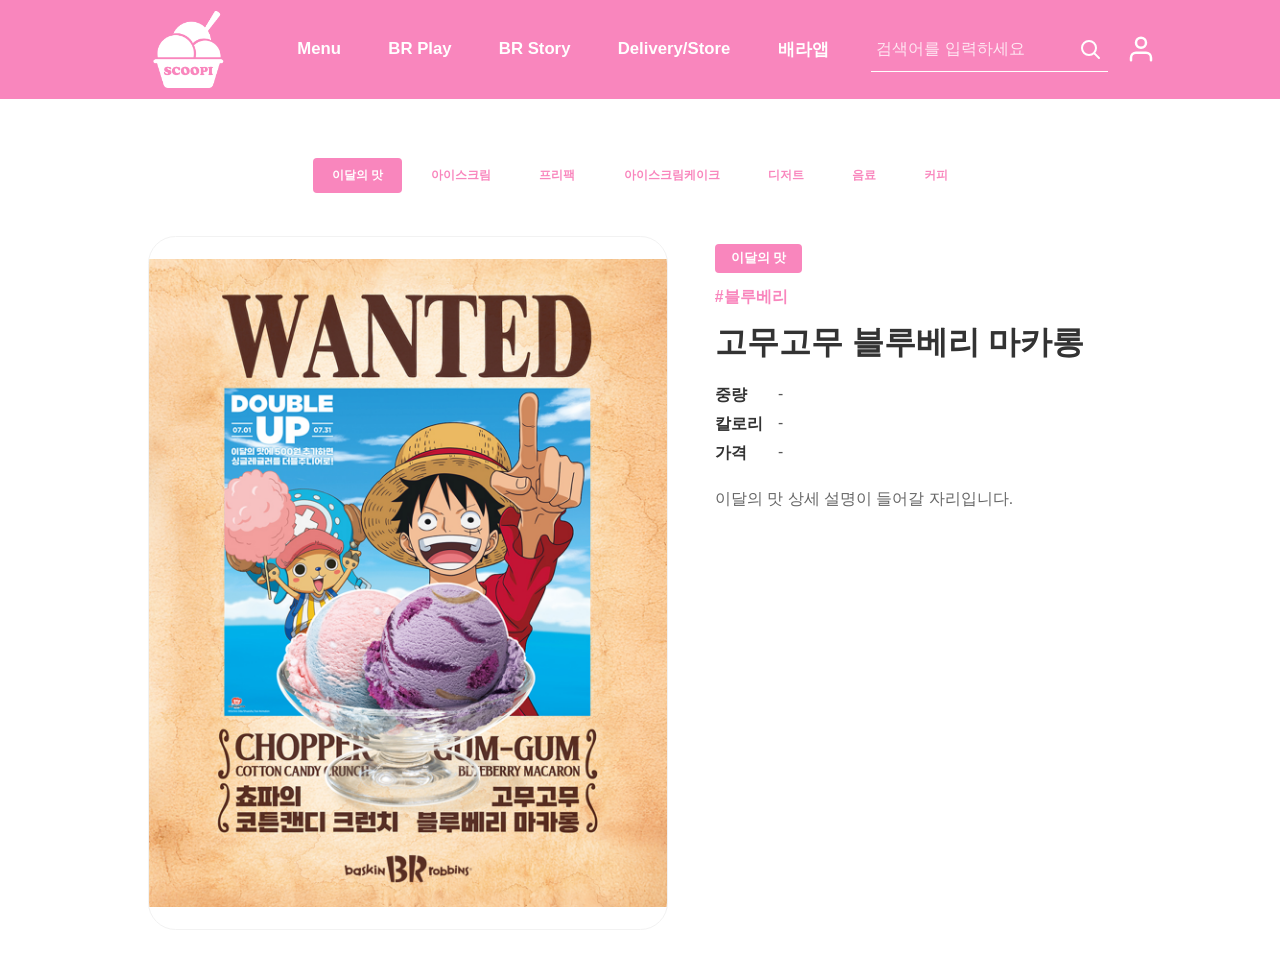
<file: monthly.html>
<!DOCTYPE html>
<html lang="ko">
<head>
<meta charset="UTF-8">
<meta name="viewport" content="width=device-width, initial-scale=1.0">
<title>이달의 맛 | ICE CREAM MENU</title>
<link rel="stylesheet" href="style.css">
</head>
<body>

  <header class="site-header">
    <a class="logo" href="main.html">
      <img src="images/rogo2.png" alt="ICE CREAM 로고">
    </a>

    <nav class="main-nav" id="mainNav">
      <ul>
        <li class="nav-item">
          <a href="index.html">Menu</a>
          <div class="nav-dropdown">
            <div class="nav-dropdown-inner">
              <a href="monthly.html">이달의 맛</a>
              <a href="index.html">아이스크림</a>
              <a href="index.html">프리팩</a>
              <a href="index.html">아이스크림케이크</a>
              <a href="index.html">디저트</a>
              <a href="index.html">음료</a>
              <a href="index.html">커피</a>
            </div>
          </div>
        </li>
        <li class="nav-item">
          <a href="#">BR Play</a>
          <div class="nav-dropdown">
            <div class="nav-dropdown-inner">
              <a href="#">이벤트</a>
              <a href="#">프로모션</a>
              <a href="#">SNS</a>
            </div>
          </div>
        </li>
        <li class="nav-item">
          <a href="#">BR Story</a>
          <div class="nav-dropdown">
            <div class="nav-dropdown-inner">
              <a href="#">브랜드 스토리</a>
              <a href="#">뉴스룸</a>
              <a href="#">채용정보</a>
            </div>
          </div>
        </li>
        <li class="nav-item">
          <a href="#">Delivery/Store</a>
          <div class="nav-dropdown">
            <div class="nav-dropdown-inner">
              <a href="#">매장찾기</a>
              <a href="#">배달주문</a>
              <a href="#">포장주문</a>
            </div>
          </div>
        </li>
        <li class="nav-item">
          <a href="#">배라앱</a>
          <div class="nav-dropdown">
            <div class="nav-dropdown-inner">
              <a href="#">앱 다운로드</a>
              <a href="#">멤버십</a>
              <a href="#">쿠폰함</a>
            </div>
          </div>
        </li>
      </ul>
    </nav>

    <div class="header-actions">
      <div class="search-box">
        <input type="text" placeholder="검색어를 입력하세요" aria-label="검색어 입력">
        <button class="search-btn" aria-label="검색">
          <svg width="24" height="24" viewBox="0 0 24 24" fill="none" stroke="currentColor" stroke-width="2" stroke-linecap="round" stroke-linejoin="round">
            <circle cx="11" cy="11" r="7"></circle>
            <line x1="21" y1="21" x2="16.65" y2="16.65"></line>
          </svg>
        </button>
      </div>
      <button class="login-btn" aria-label="로그인">
        <svg width="30" height="30" viewBox="0 0 24 24" fill="none" stroke="currentColor" stroke-width="2" stroke-linecap="round" stroke-linejoin="round">
          <path d="M20 21v-2a4 4 0 0 0-4-4H8a4 4 0 0 0-4 4v2"></path>
          <circle cx="12" cy="7" r="4"></circle>
        </svg>
      </button>
      <button class="hamburger-btn" id="hamburgerBtn" aria-label="메뉴 열기" aria-expanded="false" aria-controls="mainNav">
        <span></span><span></span><span></span>
      </button>
    </div>
  </header>

  <div class="drawer-overlay" id="drawerOverlay"></div>

  <main class="detail-main">
    <div class="menu-layout">

      <!-- Same shared component/markup as index.html's category nav — see
           js/category-nav.js. Always shows "이달의 맛" active here, since
           this page is that category's detail view. -->
      <aside class="side-menu" id="categoryNav"></aside>

      <div class="detail-container">
        <div class="detail-hero">
          <div class="detail-image">
            <img src="images/31.png" alt="이달의 맛 - 쵸파의 코튼캔디 크런치 & 고무고무 블루베리 마카롱">
          </div>
          <div class="detail-info">
            <span class="detail-badge">이달의 맛</span>
            <p class="detail-fruit">#블루베리</p>
            <h1 class="detail-name">고무고무 블루베리 마카롱</h1>
            <ul class="detail-specs">
              <li><strong>중량</strong><span>-</span></li>
              <li><strong>칼로리</strong><span>-</span></li>
              <li><strong>가격</strong><span>-</span></li>
            </ul>
            <p class="detail-desc">이달의 맛 상세 설명이 들어갈 자리입니다.</p>
          </div>
        </div>
      </div>

    </div>
  </main>

  <script src="js/nav-dropdown.js"></script>
  <script src="js/mobile-nav.js"></script>
  <script src="js/category-nav.js"></script>
</body>
</html>
</file>
<file: style.css>
@font-face {
  font-family: 'Juache';
  src: url('https://cdn.jsdelivr.net/gh/projectnoonnu/noonfonts_one@1.0/BMJUA.woff') format('woff') format('woff');
  font-weight: normal;
  font-display: swap;
}

/*
  Responsive strategy
  --------------------------------------------------------------------------
  Instead of tuning every element's size at a handful of fixed breakpoints,
  the root font-size itself scales fluidly with the viewport (formula below),
  and almost every size in this file is expressed in `rem`. Because `rem` is
  relative to the root, every element shrinks together, proportionally, as
  one system — which is what keeps this file from needing a media query per
  property. A few properties (marked below) get their own `clamp()` because
  they shouldn't track plain text scaling 1:1 (e.g. the logo's left margin
  was a large fixed desktop offset, not something that should barely move).
  Grid columns use `repeat(auto-fit, minmax(...))` so the column count
  (5 → 1) falls out of available width automatically, with no breakpoint at
  all. `.modal-box` / `.detail-hero` stack on narrow screens via flex-wrap +
  flex-basis, again with no breakpoint. The things that genuinely can't be
  done with fluid CSS alone — swapping the hover dropdown nav for a tap-open
  drawer (992px), and giving the category menu's last-resort text wrap a
  clean shape (576px) — are real layout-mode changes, not just resizes, so
  they're the only two `@media` blocks in this file.
  --------------------------------------------------------------------------
*/
html {
  /* 16px at ≥1400px viewports (desktop, unchanged from the original design)
     down to 14px at ≤400px, interpolated linearly in between. Every `rem`
     value below rides this single curve instead of being tuned separately. */
  font-size: clamp(14px, calc(14px + (100vw - 400px) / 500), 16px);
}

:root {
  --header-pink: #F986BD;
  --nav-white: #FFFFFF;
  --nav-hover-pink: #F55974;
  --main-white: #FFFFFF;
  --side-pink: #F986BD;

  /* Header geometry, shared so the header and its children stay in sync.
     header-pad-x and logo-margin get their own clamp(): at 120px/48px they
     were desktop-only decorative offsets, way too large to leave mostly
     intact under the mild root-font shrink alone — they need to collapse
     much further on small screens. logo-size/nav-margin scale fine just
     riding the root rem cascade. */
  --header-pad-x: clamp(1rem, 4vw, 3rem);
  --logo-margin: clamp(1rem, 8vw, 7.5rem);
  --logo-size: clamp(3rem, 6vw, 5.3125rem);
  --nav-margin: 4.375rem;
}

* {
  margin: 0;
  padding: 0;
  box-sizing: border-box;
}

body {
  font-family: "Pretendard", "Apple SD Gothic Neo", "Malgun Gothic", sans-serif;
  background-color: var(--main-white);
  color: #333333;
}

body.no-scroll {
  overflow: hidden;
}

a {
  text-decoration: none;
}

ul {
  list-style: none;
}

/* Header */
.site-header {
  position: sticky;
  top: 0;
  z-index: 100;
  display: flex;
  align-items: center;
  justify-content: flex-start;
  height: 6.25rem;
  padding: 0 var(--header-pad-x);
  background-color: var(--header-pink);
  transition: height 0.3s ease, padding 0.3s ease;
}

.logo {
  display: flex;
  align-items: center;
  flex-shrink: 0;
  margin-left: var(--logo-margin);
  transition: margin-left 0.3s ease;
}

.logo img {
  height: var(--logo-size);
  width: auto;
  object-fit: contain;
  transition: height 0.3s ease;
}

.main-nav {
  height: 100%;
  display: flex;
  align-items: stretch;
  margin-left: var(--nav-margin);
  transition: margin-left 0.3s ease, transform 0.35s ease, opacity 0.35s ease;
}

.main-nav ul {
  display: flex;
  align-items: stretch;
  gap: 2.75rem;
}

.nav-item {
  display: flex;
  align-items: center;
  position: relative;
}

.main-nav a {
  font-family: 'Juache', sans-serif;
  color: var(--nav-white);
  font-size: 1.0625rem;
  font-weight: 600;
  padding: 0.5rem 0.125rem;
  white-space: nowrap;
  transition: color 0.2s ease;
}

.main-nav a:hover {
  color: var(--nav-hover-pink);
}

/* Hamburger (drawer trigger); hidden until the ≤992px breakpoint */
.hamburger-btn {
  display: none;
  flex-direction: column;
  justify-content: center;
  align-items: center;
  gap: 0.3125rem;
  width: 2rem;
  height: 2rem;
  flex-shrink: 0;
  background: transparent;
  border: none;
  cursor: pointer;
  padding: 0;
}

.hamburger-btn span {
  display: block;
  width: 100%;
  height: 2px;
  background-color: var(--nav-white);
  border-radius: 2px;
  transition: transform 0.3s ease, opacity 0.3s ease;
}

.hamburger-btn.is-active span:nth-child(1) {
  transform: translateY(7px) rotate(45deg);
}

.hamburger-btn.is-active span:nth-child(2) {
  opacity: 0;
}

.hamburger-btn.is-active span:nth-child(3) {
  transform: translateY(-7px) rotate(-45deg);
}

/* Dims the page behind the drawer; defined once here (inert/transparent
   above 992px) rather than inside the media query, since its own state
   (.is-visible) already gates it. */
.drawer-overlay {
  position: fixed;
  inset: 0;
  z-index: 180;
  background-color: rgba(0, 0, 0, 0.5);
  opacity: 0;
  pointer-events: none;
  transition: opacity 0.35s ease;
}

.drawer-overlay.is-visible {
  opacity: 1;
  pointer-events: auto;
}

/* Nav Dropdown — back to one per nav item (a child of that .nav-item,
   which is position:relative), so it's inherently left-aligned to that
   item's own start position with no manual offset math. .nav-item already
   spans the full header height (.main-nav's align-items:stretch), so
   top:100% here lands exactly at the header's bottom edge, flush, with no
   gap between the link and the dropdown for the mouse to fall through. */
.nav-dropdown {
  position: absolute;
  top: 100%;
  left: 0;
  width: max-content;
  max-width: 90vw;
  background-color: #ffffff;
  border-top: 1px solid #eee;
  box-shadow: 0 16px 32px rgba(0, 0, 0, 0.12);
  padding: 1.5rem 2rem;
  z-index: 150;
  /* visibility (not display:none) so it stays in the a11y/hit-testing tree
     long enough to fade, but still un-tabbable and unclickable while
     hidden. Transitioning visibility is a discrete flip: it switches to
     "visible" at the START of the transition when opening, and to
     "hidden" only at the END when closing — exactly the timing needed
     here, no JS required for it. */
  visibility: hidden;
  opacity: 0;
  pointer-events: none;
  transition: opacity 0.3s ease, visibility 0.3s ease;
}

.nav-item.is-open .nav-dropdown {
  visibility: visible;
  opacity: 1;
  pointer-events: auto;
}

.nav-dropdown-inner {
  display: flex;
  flex-wrap: wrap;
  gap: 1.5rem;
}

/* Stagger animation: each link rises + fades in a beat after the last
   (0/60/120…ms). The delays are set unconditionally (not nested under
   .is-open), so the exact same per-item timing applies symmetrically on
   the way out — links disappear one after another too, not all at once. */
.nav-dropdown a {
  color: #555555;
  font-size: 0.9375rem;
  font-weight: 600;
  white-space: nowrap;
  opacity: 0;
  transform: translateY(15px);
  transition: opacity 0.3s ease, transform 0.3s ease;
}

.nav-item.is-open .nav-dropdown a {
  opacity: 1;
  transform: translateY(0);
}

.nav-dropdown a:nth-child(1) { transition-delay: 0ms; }
.nav-dropdown a:nth-child(2) { transition-delay: 60ms; }
.nav-dropdown a:nth-child(3) { transition-delay: 120ms; }
.nav-dropdown a:nth-child(4) { transition-delay: 180ms; }
.nav-dropdown a:nth-child(5) { transition-delay: 240ms; }
.nav-dropdown a:nth-child(6) { transition-delay: 300ms; }
.nav-dropdown a:nth-child(7) { transition-delay: 360ms; }

.nav-dropdown a:hover {
  color: var(--nav-hover-pink);
}

.header-actions {
  display: flex;
  align-items: center;
  gap: 1.125rem;
  margin-left: auto;
  margin-right: clamp(1rem, 6vw, 5rem);
  flex-shrink: 0;
  transition: margin-right 0.3s ease;
}

.search-box {
  display: flex;
  align-items: center;
  gap: 0.625rem;
  background-color: transparent;
  border-bottom: 1px solid #FFFFFF;
  padding: 0.625rem 0.375rem;
}

.search-box input {
  width: clamp(6rem, 15vw, 13.75rem);
  background: transparent;
  border: none;
  outline: none;
  color: var(--nav-white);
  font-size: 1rem;
  transition: width 0.3s ease;
}

.search-box input::placeholder {
  color: rgba(255, 255, 255, 0.8);
}

.search-btn,
.login-btn {
  display: flex;
  align-items: center;
  justify-content: center;
  background: transparent;
  border: none;
  color: var(--nav-white);
  cursor: pointer;
  padding: 0;
  transition: color 0.2s ease;
}

.search-btn:hover,
.login-btn:hover {
  color: var(--nav-hover-pink);
}

/* Main */
.site-main {
  background-color: var(--main-white);
  padding: 3rem;
}

.menu-layout {
  display: flex;
  flex-direction: column;
  align-items: center;
  gap: 2rem;
  max-width: 100rem;
  margin: 0 auto;
}

/* Category Menu */
.side-menu {
  width: 100%;
  position: sticky;
  top: 5.625rem;
  background-color: var(--main-white);
  z-index: 10;
  padding: 0.75rem 0;
}

/* Padding/gap/radius/font-size each get their own clamp() (independent of
   the root rem cascade, which alone is too mild) so the button's actual
   rendered size — not just flex-shrink squeezing a still-large box — gets
   smaller as the viewport narrows. flex-wrap only kicks in once every
   button is already down at its clamp() floor and still can't fit. */
.side-menu ul {
  display: flex;
  flex-direction: row;
  flex-wrap: wrap;
  justify-content: center;
  gap: clamp(0.375rem, 1vw, 0.625rem);
}

/* The items are rendered as real <a href> links (js/category-nav.js) so
   the detail page can link back to a specific category, not just plain
   <li> text — so the visual "button" styling targets the link itself,
   with .side-menu li only as an unstyled layout wrapper. */
.side-menu li {
  min-width: 0;
}

.side-menu a {
  display: block;
  color: var(--side-pink);
  font-size: clamp(0.6875rem, 0.9vw, 1rem);
  font-weight: 700;
  text-align: center;
  padding: clamp(0.375rem, 0.8vw, 0.875rem) clamp(0.625rem, 1.5vw, 2rem);
  border-radius: clamp(0.125rem, 0.6vw, 0.25rem);
  cursor: pointer;
  transition: background-color 0.2s ease, color 0.2s ease, padding 0.3s ease, font-size 0.3s ease;
  /* Never wrap to a 2nd line — shrink text/box first; only the longest
     label ("아이스크림케이크") should ever need the ellipsis fallback. */
  white-space: nowrap;
  overflow: hidden;
  text-overflow: ellipsis;
}

.side-menu a:hover {
  background-color: rgba(249, 134, 189, 0.15);
}

.side-menu li.active a {
  background-color: var(--side-pink);
  color: var(--nav-white);
}

/* Product Section */
.product-section {
  width: 100%;
}

.category-title {
  font-size: 1.5rem;
  font-weight: 800;
  color: var(--nav-hover-pink);
  margin-bottom: 1.75rem;
  text-align: center;
}

/* 17rem is tuned so this auto-fit grid lands on 5/4/3/2/1 columns at
   roughly the reference widths (100/75/62/48/30rem ≈ 1600/1200/992/768/480px)
   without hardcoding a single grid-template-columns per breakpoint. */
.product-grid {
  display: grid;
  grid-template-columns: repeat(auto-fit, minmax(min(100%, 17rem), 1fr));
  gap: 1.5rem;
}

.product-card {
  display: flex;
  flex-direction: column;
  align-items: center;
  gap: 0.625rem;
  width: 100%;
  /* Grid/flex items default to min-width:auto (their content's intrinsic
     width), which silently defeats text-overflow:ellipsis below — this
     lets the card (and its title) actually shrink past that. */
  min-width: 0;
}

.product-image {
  position: relative;
  width: 100%;
  aspect-ratio: 260 / 210;
  border-radius: 1.5rem;
  background: transparent;
  border: 1px solid #F2F2F2;
  overflow: hidden;
  cursor: pointer;
  transition: background-color 0.4s ease, border-color 0.4s ease;
}

.product-image:hover {
  background-color: var(--pastel, #FDE2E4);
  border-color: transparent;
}

.product-image img {
  position: absolute;
  top: 0;
  left: 0;
  width: 100%;
  height: 100%;
  object-fit: cover;
  transition: transform 0.35s ease;
}

.product-image:hover img {
  transform: translateY(50%);
}

.fruit-tag {
  position: absolute;
  top: 0;
  left: 0;
  width: 100%;
  height: 66%;
  display: flex;
  align-items: center;
  justify-content: center;
  font-size: 1.25rem;
  font-weight: 600;
  /* Each card sets --accent (alongside --pastel) inline to a deeper shade
     of its own hover-background color, so the tag text matches that
     card's image/pastel pairing instead of one fixed color for all 30. */
  color: var(--accent, var(--nav-hover-pink));
  opacity: 0;
  transition: opacity 0.4s ease;
  pointer-events: none;
}

.product-image:hover .fruit-tag {
  opacity: 1;
}

.product-name {
  font-size: clamp(0.6875rem, 0.9vw, 0.875rem);
  font-weight: 600;
  color: #444444;
  text-align: center;
  /* Card titles never wrap to a 2nd line — shrink font first, ellipsis
     as the last resort for names that still don't fit. */
  width: 100%;
  white-space: nowrap;
  overflow: hidden;
  text-overflow: ellipsis;
}

/* Product Modal */
.modal-overlay {
  display: none;
  position: fixed;
  inset: 0;
  z-index: 200;
  align-items: center;
  justify-content: center;
  background-color: rgba(0, 0, 0, 0.5);
  padding: 1.5rem;
}

.modal-overlay.open {
  display: flex;
}

/* flex-wrap + flex-basis (below) stacks the image above the text once the
   row can no longer fit both at a readable width — that reflow happens
   naturally as the viewport narrows, so .modal-box needs no breakpoint. */
.modal-box {
  position: relative;
  display: flex;
  flex-wrap: wrap;
  gap: 2.5rem;
  width: 100%;
  max-width: 56.25rem;
  background-color: #FFFFFF;
  border-radius: 1.75rem;
  padding: 3.5rem;
  box-shadow: 0 12px 36px rgba(0, 0, 0, 0.18);
}

.modal-close {
  position: absolute;
  top: 1.25rem;
  right: 1.25rem;
  width: 2.75rem;
  height: 2.75rem;
  border: none;
  border-radius: 50%;
  background-color: transparent;
  color: #999999;
  font-size: 1.75rem;
  line-height: 1;
  cursor: pointer;
  transition: background-color 0.2s ease, color 0.2s ease;
}

.modal-close:hover {
  background-color: #F2F2F2;
  color: var(--nav-hover-pink);
}

.modal-image {
  flex: 1 1 21.25rem;
  max-width: 100%;
  aspect-ratio: 1 / 1;
  border-radius: 1.5rem;
  border: 1px solid #F2F2F2;
  overflow: hidden;
}

.modal-image img {
  width: 100%;
  height: 100%;
  object-fit: cover;
}

.modal-info {
  flex: 1 1 16rem;
  min-width: 0;
  display: flex;
  flex-direction: column;
  gap: 1rem;
  justify-content: center;
}

.modal-fruit {
  font-size: 1rem;
  font-weight: 700;
  color: var(--side-pink);
}

.modal-name {
  font-size: 1.75rem;
  font-weight: 800;
  color: #333333;
}

.modal-details {
  display: flex;
  flex-direction: column;
  gap: 0.5rem;
  font-size: 1rem;
  color: #555555;
}

.modal-details li {
  display: flex;
  gap: 0.5rem;
}

.modal-details strong {
  color: #333333;
  min-width: 3.5rem;
}

.modal-desc {
  font-size: 1rem;
  line-height: 1.7;
  color: #666666;
}

/* Detail Page */
.detail-main {
  background-color: var(--main-white);
  padding: 3rem;
}

.detail-container {
  max-width: 62.5rem;
  margin: 0 auto;
}

/* Same no-breakpoint stacking trick as .modal-box above. */
.detail-hero {
  display: flex;
  flex-wrap: wrap;
  gap: 3rem;
  align-items: flex-start;
}

.detail-image {
  flex: 1 1 22.5rem;
  max-width: 100%;
  aspect-ratio: 360 / 480;
  border-radius: 1.75rem;
  border: 1px solid #F2F2F2;
  overflow: hidden;
}

.detail-image img {
  width: 100%;
  height: 100%;
  object-fit: contain;
}

.detail-info {
  flex: 1 1 16rem;
  min-width: 0;
  display: flex;
  flex-direction: column;
  gap: 0.875rem;
  padding-top: 0.5rem;
}

.detail-badge {
  display: inline-block;
  width: fit-content;
  background-color: var(--header-pink);
  color: #FFFFFF;
  font-size: 0.8125rem;
  font-weight: 700;
  padding: 0.375rem 1rem;
  border-radius: 0.25rem;
}

.detail-fruit {
  font-size: 1rem;
  font-weight: 700;
  color: var(--side-pink);
}

.detail-name {
  font-size: 2rem;
  font-weight: 800;
  color: #333333;
}

.detail-specs {
  display: flex;
  flex-direction: column;
  gap: 0.5rem;
  font-size: 1rem;
  color: #555555;
  margin: 0.5rem 0;
}

.detail-specs li {
  display: flex;
  gap: 0.5rem;
}

.detail-specs strong {
  color: #333333;
  min-width: 3.5rem;
}

.detail-desc {
  font-size: 1rem;
  line-height: 1.7;
  color: #666666;
}

/* Home / Promotion Slider */
.home-main {
  background-color: var(--main-white);
  padding: 4rem 3rem 6rem;
}

/* Same max-width + centering as .promo-section below, so the banner and
   the promotion content line up at exactly the same width. */
.hero-banner {
  max-width: 100rem;
  margin: -80px auto 3rem;
}

.hero-banner img {
  display: block;
  width: 100%;
  height: auto;
}

.promo-section {
  max-width: 100rem;
  margin: 0 auto;
  text-align: center;
}

.promo-title {
  font-size: 3rem;
  font-weight: 800;
  color: var(--header-pink);
  letter-spacing: -1px;
}

.promo-subtitle {
  margin-top: 0.75rem;
  font-size: 1rem;
  color: #666666;
}

.promo-slider {
  margin-top: 3.5rem;
  overflow: hidden;
}

.promo-track {
  display: flex;
  gap: 1.5rem;
  justify-content: flex-start;
  will-change: transform;
}

/* Percentage flex-basis already scales proportionally with the slider's
   own width with no clamp/breakpoint needed — 5 cards + 4 gaps always
   exactly fill the track, at any viewport size. */
.promo-card {
  flex: 0 0 calc((100% - 4 * 1.5rem) / 5);
  text-align: left;
}

.promo-visual {
  position: relative;
  height: clamp(10rem, 20vw, 13.75rem);
  border-radius: clamp(5rem, 12vw, 7.5rem) clamp(5rem, 12vw, 7.5rem) 1rem 1rem;
  padding: 1.25rem 1.375rem;
  display: flex;
  flex-direction: column;
  justify-content: flex-end;
  gap: 0.625rem;
  color: #ffffff;
  overflow: hidden;
}

.promo-visual.theme-1 { background: linear-gradient(160deg, #F55974, #C81E3A); }
.promo-visual.theme-2 { background: linear-gradient(160deg, #1B2A4A, #C81E3A); }
.promo-visual.theme-3 { background: linear-gradient(160deg, #2A2A2A, #0D0D0D); }
.promo-visual.theme-4 { background: linear-gradient(160deg, #3B2A66, #1B1338); }
.promo-visual.theme-5 { background: linear-gradient(160deg, #3E7FB0, #1B3A5C); }
.promo-visual.theme-6 { background: linear-gradient(160deg, #2F8F72, #16513F); }
.promo-visual.theme-7 { background: linear-gradient(160deg, #E08A2E, #A85417); }

.promo-img {
  position: absolute;
  inset: 0;
  width: 100%;
  height: 100%;
  object-fit: cover;
  z-index: 0;
}

.promo-visual::after {
  content: "";
  position: absolute;
  inset: 0;
  background: linear-gradient(to top, rgba(0, 0, 0, 0.55), rgba(0, 0, 0, 0) 60%);
  z-index: 1;
}

.promo-badge,
.promo-visual-text {
  position: relative;
  z-index: 2;
}

.promo-badge {
  align-self: flex-start;
  font-size: 0.75rem;
  font-weight: 700;
  padding: 0.25rem 0.75rem;
  border-radius: 999px;
  background-color: rgba(255, 255, 255, 0.18);
}

.promo-visual-text {
  font-size: 0.9375rem;
  font-weight: 700;
  line-height: 1.5;
}

.promo-date {
  margin-top: 1.125rem;
  font-size: 0.875rem;
  font-weight: 700;
  color: #D98A4E;
}

.promo-desc {
  margin-top: 0.5rem;
  padding-top: 0.75rem;
  border-top: 1px solid #EDEDED;
  font-size: 0.875rem;
  line-height: 1.6;
  color: #555555;
}

.promo-dots {
  display: flex;
  justify-content: center;
  align-items: center;
  gap: 0.625rem;
  margin-top: 2rem;
}

.promo-dot {
  width: 0.625rem;
  height: 0.625rem;
  border-radius: 50%;
  background-color: #F5C6D9;
  background-image: none;
  background-size: contain;
  background-repeat: no-repeat;
  background-position: center;
  transition: background-color 0.3s ease, width 0.3s ease, height 0.3s ease;
}

.promo-dot.is-active {
  width: 3.75rem;
  height: 3.75rem;
  border-radius: 0;
  background-color: transparent;
  background-image: url('images/icon-01.png');
}

/* ==========================================================================
   Only two breakpoints in this file.
   Everything above already flexes continuously (rem cascade, clamp(),
   auto-fit/minmax grids, flex-wrap stacking, and — for the category menu
   and card titles — shrink-before-wrap via clamp()+min-width:0+ellipsis).
   Swapping the hover mega menu for a tap-to-open slide-in drawer (992px) is
   a genuine interaction-model change rather than a resize, and the category
   menu's 4-per-row wrap fallback (576px, below) only exists to give the
   unavoidable last-resort wrap a clean shape instead of flex-wrap's default
   ragged one — both are real layout-mode switches, not just more sizing.
   ========================================================================== */
@media (max-width: 992px) {
  .hamburger-btn {
    display: flex;
  }

  .main-nav {
    position: fixed;
    top: 0;
    right: 0;
    height: 100vh;
    width: min(20rem, 85vw);
    margin-left: 0;
    /* Base .main-nav is a row flex container; stack instead so its <ul>
       (and each item's now-static dropdown, further below) reliably fills
       the drawer's width top to bottom. */
    flex-direction: column;
    align-items: stretch;
    background-color: #ffffff;
    box-shadow: -8px 0 24px rgba(0, 0, 0, 0.15);
    z-index: 190;
    transform: translateX(100%);
    opacity: 0;
    overflow-y: auto;
  }

  .main-nav.is-drawer-open {
    transform: translateX(0);
    opacity: 1;
  }

  .main-nav ul {
    flex-direction: column;
    align-items: stretch;
    gap: 0;
    padding: 5.5rem 1.5rem 2rem;
  }

  .nav-item {
    align-items: stretch;
    flex-direction: column;
    border-bottom: 1px solid #F2F2F2;
  }

  .main-nav a {
    color: #333333;
    padding: 1rem 2rem 1rem 0;
  }

  /* Touch has no hover, so .nav-item.is-open never naturally happens —
     each dropdown just becomes a plain, always-visible section stacked
     right below its own link, still inside .main-nav's sliding/scrolling
     drawer panel. No stagger needed once it's not actually animating in. */
  .nav-dropdown {
    position: static;
    width: auto;
    max-width: none;
    visibility: visible;
    opacity: 1;
    pointer-events: auto;
    padding: 0.5rem 1.5rem 1.25rem;
    border-top: none;
    box-shadow: none;
  }

  .nav-dropdown-inner {
    flex-direction: column;
    gap: 0.5rem;
  }

  .nav-dropdown a {
    color: #666666;
    opacity: 1;
    transform: none;
    transition-delay: 0s;
  }
}

/* Category menu's wrap fallback, made explicit.
   Below ~576px the 7 buttons no longer fit in one row even at their
   clamp() floor (padding/font/gap all at minimum) — flex-wrap would still
   handle that, but leaves a ragged, unevenly-sized last row. This forces a
   tidy 4/3 split via a fixed flex-basis (25% minus its share of the gap);
   staying on flex rather than switching to grid also means the trailing
   3-item row gets centered for free — justify-content:center centers each
   wrapped flex line independently, which CSS Grid's row-based placement
   can't do without manually offsetting the last row's items. This is the
   second and last breakpoint in the file, and only exists because "wrap"
   needed its own explicit layout rather than flex-wrap's untouched default. */
@media (max-width: 576px) {
  .side-menu ul {
    gap: 1rem;
  }

  .side-menu li {
    flex: 0 0 calc((100% - 3 * 1rem) / 4);
  }
}
</file>
